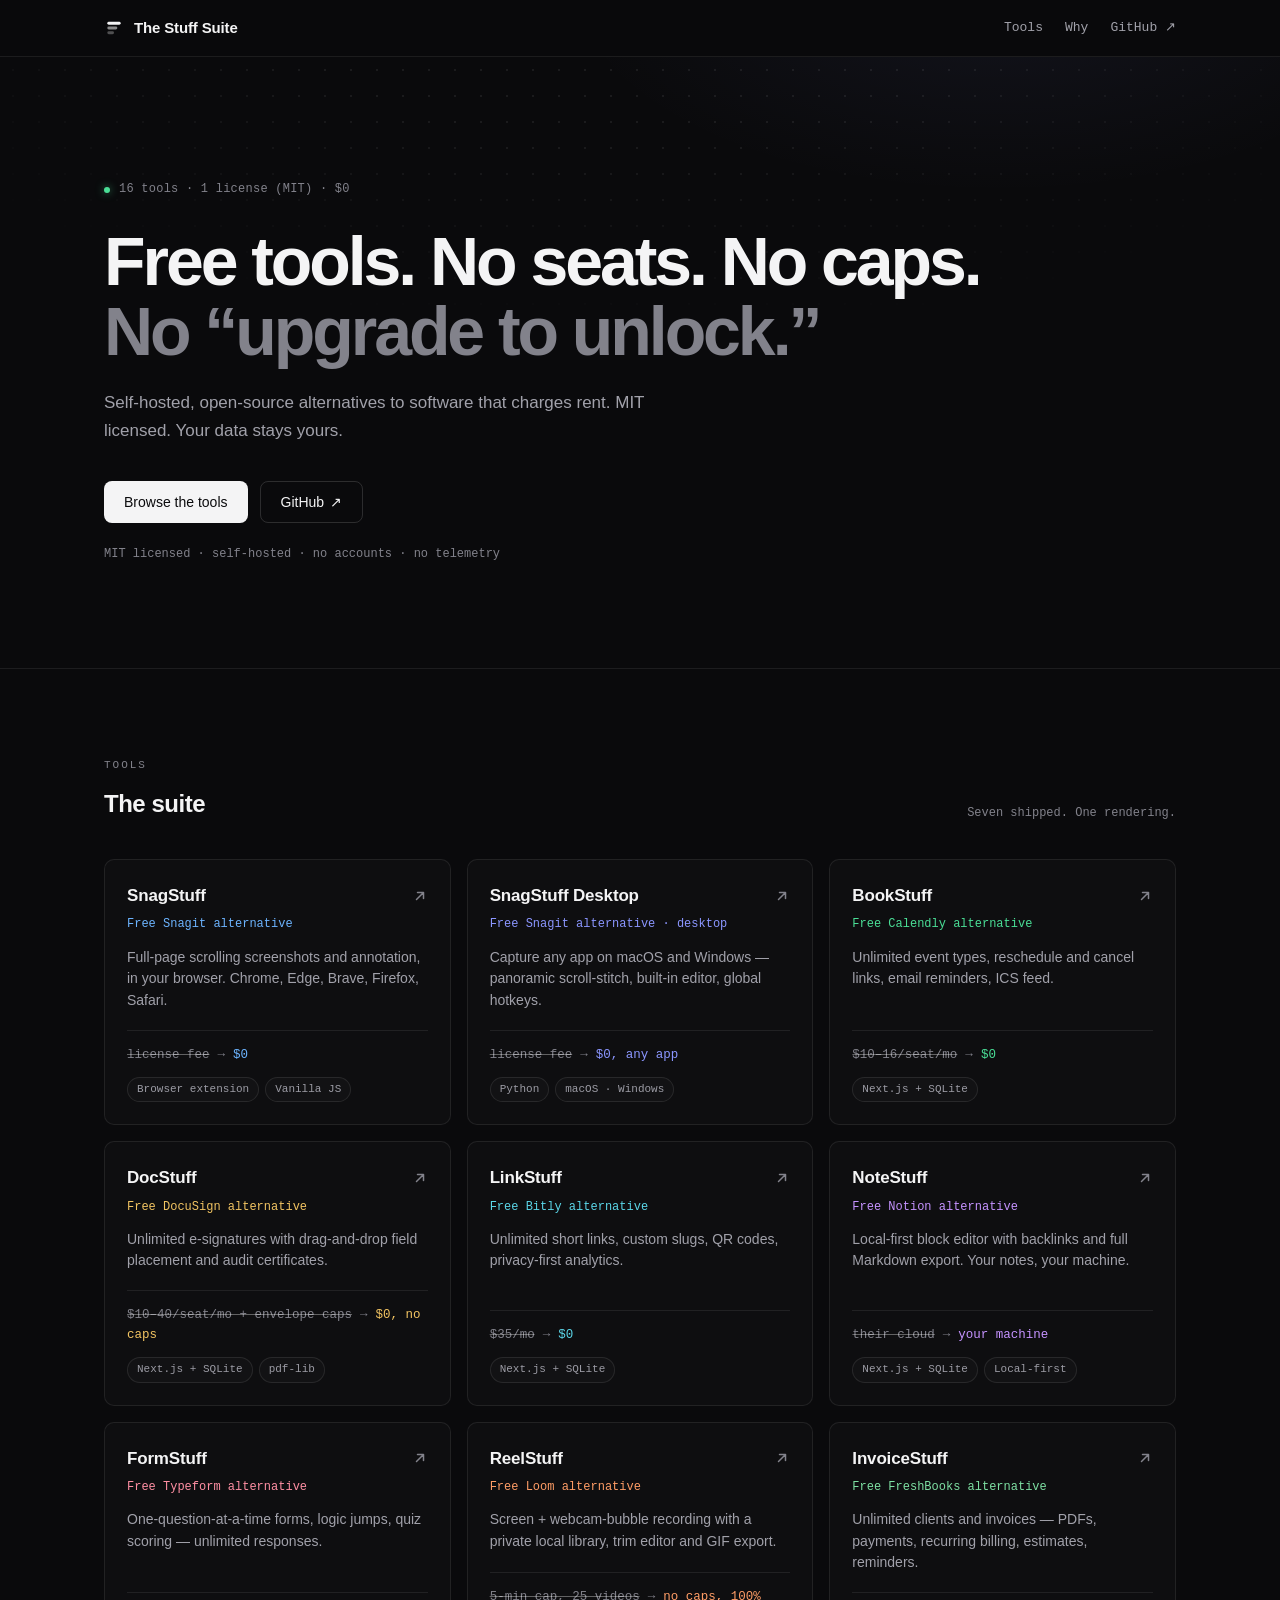
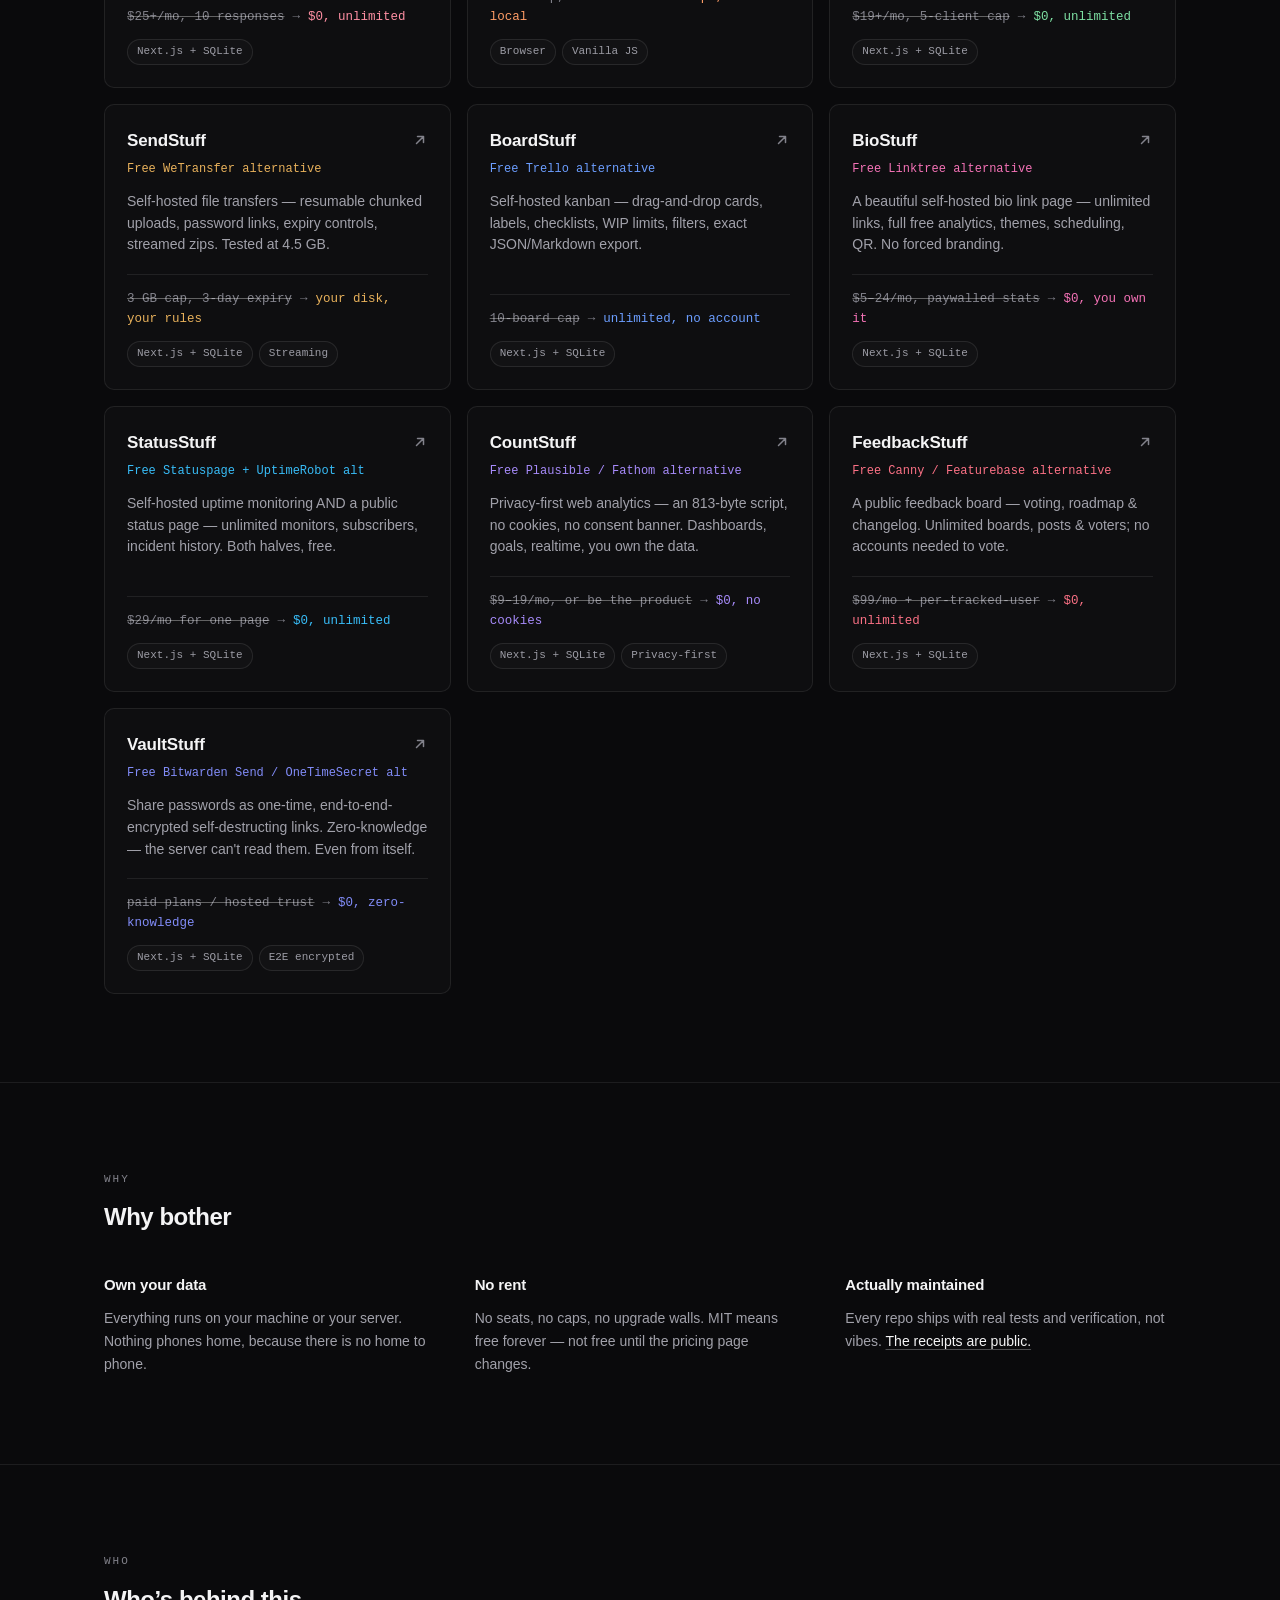
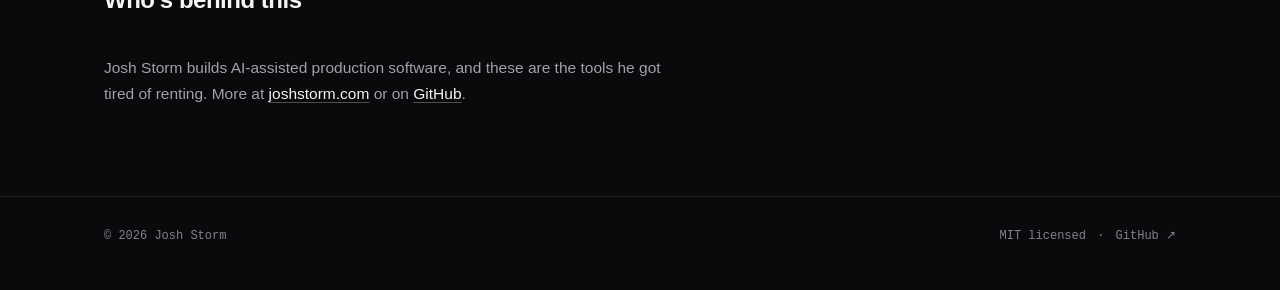
<file: index.html>
<!doctype html>
<html lang="en">
<head>
  <meta charset="utf-8">
  <meta name="viewport" content="width=device-width, initial-scale=1">
  <title>The Stuff Suite — free, self-hosted alternatives</title>
  <meta name="description" content="Free, open-source, self-hosted alternatives to software that charges rent — screenshots, scheduling, e-signatures, short links, notes, forms. MIT licensed. No seats, no caps, no telemetry.">
  <meta name="color-scheme" content="dark">
  <meta name="theme-color" content="#0a0a0c">

  <!-- Open Graph / Twitter. NOTE: update og:url / og:image / canonical if this deploys somewhere other than stuff-suite.vercel.app -->
  <link rel="canonical" href="https://stuff-suite.vercel.app/">
  <meta property="og:type" content="website">
  <meta property="og:site_name" content="The Stuff Suite">
  <meta property="og:title" content="The Stuff Suite — free, self-hosted alternatives">
  <meta property="og:description" content="Free, open-source, self-hosted alternatives to software that charges rent. MIT licensed. No seats, no caps, no telemetry.">
  <meta property="og:url" content="https://stuff-suite.vercel.app/">
  <meta property="og:image" content="https://stuff-suite.vercel.app/og.png">
  <meta property="og:image:width" content="1200">
  <meta property="og:image:height" content="630">
  <meta name="twitter:card" content="summary_large_image">
  <meta name="twitter:title" content="The Stuff Suite — free, self-hosted alternatives">
  <meta name="twitter:description" content="Free, open-source, self-hosted alternatives to software that charges rent. MIT licensed. No seats, no caps, no telemetry.">
  <meta name="twitter:image" content="https://stuff-suite.vercel.app/og.png">

  <link rel="icon" type="image/svg+xml" href="assets/favicon.svg">
  <link rel="stylesheet" href="styles.css">
</head>
<body>

  <header class="site-header">
    <div class="container header-inner">
      <a class="wordmark" href="#top" aria-label="The Stuff Suite — back to top">
        <svg class="mark" viewBox="0 0 24 24" width="20" height="20" aria-hidden="true">
          <rect x="4" y="4.5" width="16" height="3.5" rx="1.75" fill="currentColor"/>
          <rect x="4" y="10.25" width="12" height="3.5" rx="1.75" fill="currentColor" opacity="0.55"/>
          <rect x="4" y="16" width="8" height="3.5" rx="1.75" fill="currentColor" opacity="0.3"/>
        </svg>
        <span>The Stuff Suite</span>
      </a>
      <nav class="site-nav" aria-label="Site">
        <a href="#tools">Tools</a>
        <a href="#why">Why</a>
        <a href="https://github.com/JoshuaStorm1017" class="nav-ext">GitHub<span aria-hidden="true"> ↗</span></a>
      </nav>
    </div>
  </header>

  <main id="top">

    <section class="hero">
      <div class="container">
        <p class="eyebrow" id="tool-count">7 tools · 1 license (MIT) · $0</p>
        <h1>
          Free tools. No seats. No&nbsp;caps.
          <span class="h1-muted">No “upgrade to unlock.”</span>
        </h1>
        <p class="sub">
          Self-hosted, open-source alternatives to software that charges rent.
          MIT licensed. Your data stays yours.
        </p>
        <div class="cta-row">
          <a class="btn btn-primary" href="#tools">Browse the tools</a>
          <a class="btn btn-ghost" href="https://github.com/JoshuaStorm1017">GitHub<span aria-hidden="true"> ↗</span></a>
        </div>
        <p class="fine">MIT licensed · self-hosted · no accounts · no telemetry</p>
      </div>
    </section>

    <section class="section" id="tools" aria-labelledby="tools-title">
      <div class="container">
        <div class="section-head">
          <h2 id="tools-title"><span class="kicker">Tools</span>The suite</h2>
          <p class="section-note">Seven shipped. One rendering.</p>
        </div>
        <ul class="grid" id="tools-grid">
          <noscript>
            <li class="noscript-note">JavaScript is off — a very self-hosted move, respect.
            Everything lives at <a href="https://github.com/JoshuaStorm1017">github.com/JoshuaStorm1017</a>.</li>
          </noscript>
        </ul>
      </div>
    </section>

    <section class="section" id="why" aria-labelledby="why-title">
      <div class="container">
        <div class="section-head">
          <h2 id="why-title"><span class="kicker">Why</span>Why bother</h2>
        </div>
        <div class="why-grid">
          <div class="why-item">
            <h3>Own your data</h3>
            <p>Everything runs on your machine or your server. Nothing phones home, because there is no home to phone.</p>
          </div>
          <div class="why-item">
            <h3>No rent</h3>
            <p>No seats, no caps, no upgrade walls. MIT means free forever — not free until the pricing page changes.</p>
          </div>
          <div class="why-item">
            <h3>Actually maintained</h3>
            <p>Every repo ships with real tests and verification, not vibes. <a href="https://github.com/JoshuaStorm1017">The receipts are public.</a></p>
          </div>
        </div>
      </div>
    </section>

    <section class="section" id="who" aria-labelledby="who-title">
      <div class="container">
        <div class="section-head">
          <h2 id="who-title"><span class="kicker">Who</span>Who’s behind this</h2>
        </div>
        <p class="who-copy">
          Josh Storm builds AI-assisted production software, and these are the tools he got
          tired of renting. More at <a href="https://joshstorm.com">joshstorm.com</a> or on
          <a href="https://github.com/JoshuaStorm1017">GitHub</a>.
        </p>
      </div>
    </section>

  </main>

  <footer class="site-footer">
    <div class="container footer-inner">
      <p>© 2026 Josh Storm</p>
      <p>MIT licensed <span class="footer-dot">·</span> <a href="https://github.com/JoshuaStorm1017">GitHub<span aria-hidden="true"> ↗</span></a></p>
    </div>
  </footer>

  <script src="tools.js"></script>
  <script src="main.js"></script>
</body>
</html>
</file>
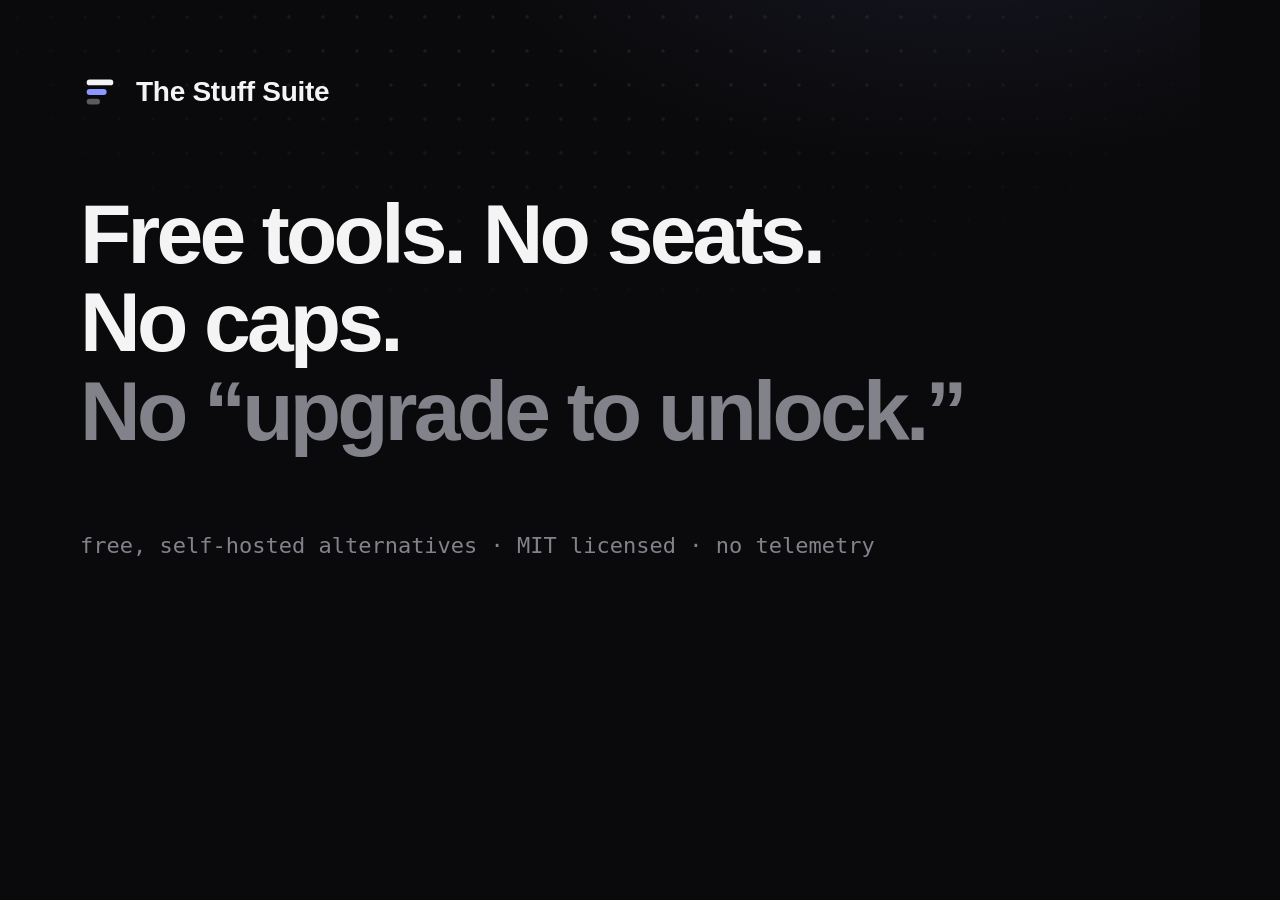
<file: assets/og.html>
<!doctype html>
<!-- OG image template. Regenerate og.png with:
     "/Applications/Google Chrome.app/Contents/MacOS/Google Chrome" --headless=new \
       --screenshot=og.png --window-size=1200,630 --hide-scrollbars assets/og.html -->
<html lang="en">
<head>
<meta charset="utf-8">
<style>
  * { box-sizing: border-box; margin: 0; }
  html, body { width: 1200px; height: 630px; overflow: hidden; }
  body {
    position: relative;
    background: #0a0a0c;
    color: #f4f4f5;
    font-family: ui-sans-serif, -apple-system, BlinkMacSystemFont, "Segoe UI", Roboto, "Helvetica Neue", Arial, sans-serif;
    padding: 72px 80px;
    display: flex;
    flex-direction: column;
    justify-content: space-between;
  }
  body::before {
    content: "";
    position: absolute;
    inset: 0;
    background-image: radial-gradient(rgba(255,255,255,0.07) 1.5px, transparent 1.8px);
    background-size: 34px 34px;
    -webkit-mask-image: radial-gradient(95% 110% at 50% -10%, #000 25%, transparent 62%);
    mask-image: radial-gradient(95% 110% at 50% -10%, #000 25%, transparent 62%);
  }
  body::after {
    content: "";
    position: absolute;
    inset: 0;
    background: radial-gradient(700px 360px at 80% -14%, rgba(139,150,255,0.09), transparent 70%);
  }
  .wordmark { display: flex; align-items: center; gap: 16px; font-size: 28px; font-weight: 600; letter-spacing: -0.01em; }
  h1 {
    position: relative;
    font-size: 84px;
    font-weight: 600;
    letter-spacing: -0.045em;
    line-height: 1.05;
  }
  h1 span { color: #82828b; display: block; }
  .fine {
    position: relative;
    font-family: ui-monospace, "SF Mono", Menlo, Consolas, monospace;
    font-size: 22px;
    color: #82828b;
  }
</style>
</head>
<body>
  <div class="wordmark">
    <svg viewBox="0 0 24 24" width="40" height="40" aria-hidden="true">
      <rect x="4" y="4.5" width="16" height="3.5" rx="1.75" fill="#f4f4f5"/>
      <rect x="4" y="10.25" width="12" height="3.5" rx="1.75" fill="#8b96ff"/>
      <rect x="4" y="16" width="8" height="3.5" rx="1.75" fill="#f4f4f5" opacity="0.35"/>
    </svg>
    The Stuff Suite
  </div>
  <h1>Free tools. No seats.<br>No caps. <span>No “upgrade to unlock.”</span></h1>
  <p class="fine">free, self-hosted alternatives · MIT licensed · no telemetry</p>
</body>
</html>
</file>
<file: styles.css>
/* The Stuff Suite — styles. System fonts only. No requests leave this page. */

:root {
  --bg: #0a0a0c;
  --surface: rgba(255, 255, 255, 0.02);
  --text: #f4f4f5;
  --muted: #a1a1aa;
  --faint: #82828b;
  --line: rgba(255, 255, 255, 0.08);
  --line-strong: rgba(255, 255, 255, 0.14);
  --accent: #8b96ff;
  --sans: ui-sans-serif, -apple-system, BlinkMacSystemFont, "Segoe UI", Roboto, "Helvetica Neue", Arial, sans-serif;
  --mono: ui-monospace, "SF Mono", SFMono-Regular, Menlo, Consolas, "Liberation Mono", monospace;
}

* { box-sizing: border-box; }

html {
  scroll-behavior: smooth;
  scroll-padding-top: 84px;
}

body {
  margin: 0;
  background: var(--bg);
  color: var(--text);
  font-family: var(--sans);
  font-size: 16px;
  line-height: 1.6;
  -webkit-font-smoothing: antialiased;
  text-rendering: optimizeLegibility;
}

::selection { background: rgba(139, 150, 255, 0.28); }

a { color: inherit; }

:focus-visible {
  outline: 2px solid rgba(139, 150, 255, 0.6);
  outline-offset: 3px;
  border-radius: 4px;
}

.container {
  max-width: 1120px;
  margin: 0 auto;
  padding: 0 24px;
}

/* ---------- header ---------- */

.site-header {
  position: sticky;
  top: 0;
  z-index: 10;
  background: rgba(10, 10, 12, 0.72);
  backdrop-filter: blur(12px);
  -webkit-backdrop-filter: blur(12px);
  border-bottom: 1px solid var(--line);
}

.header-inner {
  display: flex;
  align-items: center;
  justify-content: space-between;
  height: 56px;
}

.wordmark {
  display: inline-flex;
  align-items: center;
  gap: 10px;
  text-decoration: none;
  font-weight: 600;
  font-size: 0.9375rem;
  letter-spacing: -0.01em;
}

.mark { color: var(--text); flex: none; }

.site-nav {
  display: flex;
  align-items: center;
  gap: 22px;
  font-family: var(--mono);
  font-size: 0.8125rem;
}

.site-nav a {
  color: var(--muted);
  text-decoration: none;
  transition: color 0.15s ease;
}

.site-nav a:hover { color: var(--text); }

/* ---------- hero ---------- */

.hero {
  position: relative;
  padding: 118px 0 104px;
  border-bottom: 1px solid var(--line);
  overflow: hidden;
}

.hero::before {
  content: "";
  position: absolute;
  inset: 0;
  background-image: radial-gradient(rgba(255, 255, 255, 0.07) 1px, transparent 1.2px);
  background-size: 26px 26px;
  -webkit-mask-image: radial-gradient(110% 95% at 50% -10%, #000 25%, transparent 60%);
  mask-image: radial-gradient(110% 95% at 50% -10%, #000 25%, transparent 60%);
  pointer-events: none;
}

.hero::after {
  content: "";
  position: absolute;
  inset: 0;
  background: radial-gradient(620px 300px at 78% -12%, rgba(139, 150, 255, 0.07), transparent 70%);
  pointer-events: none;
}

.hero .container { position: relative; z-index: 1; }

.eyebrow {
  display: inline-flex;
  align-items: center;
  gap: 9px;
  margin: 0 0 26px;
  font-family: var(--mono);
  font-size: 0.75rem;
  color: var(--faint);
  letter-spacing: 0.02em;
}

.eyebrow::before {
  content: "";
  width: 6px;
  height: 6px;
  border-radius: 50%;
  background: #4ade96;
  box-shadow: 0 0 8px rgba(74, 222, 150, 0.6);
  flex: none;
}

h1 {
  margin: 0 0 22px;
  font-size: clamp(2.375rem, 6.4vw, 4.25rem);
  font-weight: 600;
  letter-spacing: -0.045em;
  line-height: 1.04;
  max-width: 17em;
}

.h1-muted { display: block; color: var(--faint); }

.sub {
  margin: 0 0 36px;
  max-width: 34em;
  font-size: 1.0625rem;
  line-height: 1.65;
  color: var(--muted);
}

.cta-row {
  display: flex;
  flex-wrap: wrap;
  gap: 12px;
}

.btn {
  display: inline-flex;
  align-items: center;
  height: 42px;
  padding: 0 20px;
  border-radius: 8px;
  font-size: 0.875rem;
  font-weight: 500;
  text-decoration: none;
  transition: background 0.15s ease, border-color 0.15s ease, transform 0.15s ease;
}

.btn:active { transform: translateY(1px); }

.btn span { margin-left: 6px; }

.btn-primary {
  background: var(--text);
  color: #0b0b0d;
}

.btn-primary:hover { background: #ffffff; }

.btn-ghost {
  border: 1px solid var(--line-strong);
  color: var(--text);
}

.btn-ghost:hover {
  border-color: rgba(255, 255, 255, 0.3);
  background: rgba(255, 255, 255, 0.04);
}

.fine {
  margin: 22px 0 0;
  font-family: var(--mono);
  font-size: 0.75rem;
  color: var(--faint);
}

/* ---------- sections ---------- */

.section {
  padding: 88px 0;
  border-bottom: 1px solid var(--line);
}

.section-head {
  display: flex;
  align-items: flex-end;
  justify-content: space-between;
  gap: 16px;
  margin-bottom: 36px;
}

.section-head h2 {
  margin: 0;
  font-size: 1.5rem;
  font-weight: 600;
  letter-spacing: -0.02em;
}

.kicker {
  display: block;
  margin-bottom: 10px;
  font-family: var(--mono);
  font-size: 0.6875rem;
  font-weight: 400;
  text-transform: uppercase;
  letter-spacing: 0.18em;
  color: var(--faint);
}

.section-note {
  margin: 0;
  font-family: var(--mono);
  font-size: 0.75rem;
  color: var(--faint);
}

/* ---------- tool grid ---------- */

.grid {
  list-style: none;
  margin: 0;
  padding: 0;
  display: grid;
  grid-template-columns: repeat(auto-fill, minmax(300px, 1fr));
  gap: 16px;
}

.card {
  position: relative;
  display: flex;
  flex-direction: column;
  padding: 22px;
  border: 1px solid var(--line);
  border-radius: 10px;
  background: var(--surface);
  transition: border-color 0.18s ease, background 0.18s ease, transform 0.18s ease, box-shadow 0.18s ease;
}

.card:not(.card--soon):hover {
  border-color: color-mix(in srgb, var(--accent) 40%, rgba(255, 255, 255, 0.1));
  background: rgba(255, 255, 255, 0.035);
  transform: translateY(-2px);
  box-shadow: 0 16px 40px -24px color-mix(in srgb, var(--accent) 45%, transparent);
}

.card-top {
  display: flex;
  align-items: center;
  justify-content: space-between;
  gap: 12px;
}

.card-name {
  margin: 0;
  font-size: 1.0625rem;
  font-weight: 600;
  letter-spacing: -0.01em;
}

/* The title link stretches over the whole card. */
.card-link {
  color: inherit;
  text-decoration: none;
}

.card-link::after {
  content: "";
  position: absolute;
  inset: 0;
}

.card-link:focus-visible { outline: none; }

.card:has(.card-link:focus-visible) {
  outline: 2px solid rgba(139, 150, 255, 0.6);
  outline-offset: 3px;
}

.card-arrow {
  color: var(--faint);
  flex: none;
  transition: color 0.18s ease, transform 0.18s ease;
}

.card:not(.card--soon):hover .card-arrow {
  color: var(--accent);
  transform: translate(2px, -2px);
}

.card-tag {
  margin: 6px 0 0;
  font-family: var(--mono);
  font-size: 0.75rem;
  color: var(--accent);
}

.card-pitch {
  margin: 12px 0 0;
  font-size: 0.875rem;
  line-height: 1.55;
  color: var(--muted);
  flex-grow: 1;
}

.card-foot {
  margin-top: 18px;
  padding-top: 14px;
  border-top: 1px solid var(--line);
  display: flex;
  flex-direction: column;
  gap: 12px;
}

.card-hook {
  margin: 0;
  font-family: var(--mono);
  font-size: 0.78125rem;
}

.card-hook s {
  color: var(--faint);
  text-decoration-color: rgba(255, 255, 255, 0.35);
}

.card-hook-arr {
  margin: 0 8px;
  color: var(--faint);
}

.card-hook b {
  font-weight: 500;
  color: var(--accent);
}

.card-chips {
  display: flex;
  flex-wrap: wrap;
  gap: 6px;
}

.chip {
  font-family: var(--mono);
  font-size: 0.6875rem;
  color: #9c9ca5;
  padding: 3px 9px;
  border: 1px solid rgba(255, 255, 255, 0.09);
  border-radius: 999px;
  background: rgba(255, 255, 255, 0.02);
  white-space: nowrap;
}

/* coming soon — dimmed, but every value stays above WCAG AA contrast */

.card--soon { cursor: default; }

.card--soon .card-name { color: #a4a4ad; }
.card--soon .card-tag { color: color-mix(in srgb, var(--accent) 72%, #0f0f11); }
.card--soon .card-pitch { color: #85858e; }
.card--soon .card-hook s { color: #7f7f88; }
.card--soon .card-hook-arr { color: #7f7f88; }
.card--soon .card-hook b { color: color-mix(in srgb, var(--accent) 72%, #0f0f11); }
.card--soon .chip { color: #8d8d96; }

.card-soon {
  flex: none;
  font-family: var(--mono);
  font-size: 0.65625rem;
  text-transform: uppercase;
  letter-spacing: 0.1em;
  color: var(--accent);
  padding: 3px 9px;
  border: 1px solid color-mix(in srgb, var(--accent) 38%, transparent);
  border-radius: 999px;
}

.noscript-note {
  grid-column: 1 / -1;
  font-size: 0.9375rem;
  color: var(--muted);
}

/* ---------- why ---------- */

.why-grid {
  display: grid;
  grid-template-columns: repeat(3, 1fr);
  gap: 40px;
}

.why-item h3 {
  margin: 0 0 10px;
  font-size: 0.9375rem;
  font-weight: 600;
  letter-spacing: -0.01em;
}

.why-item p {
  margin: 0;
  font-size: 0.875rem;
  line-height: 1.65;
  color: var(--muted);
}

.why-item a,
.who-copy a {
  color: var(--text);
  text-decoration: underline;
  text-decoration-color: rgba(255, 255, 255, 0.28);
  text-underline-offset: 3px;
  transition: text-decoration-color 0.15s ease;
}

.why-item a:hover,
.who-copy a:hover { text-decoration-color: var(--text); }

/* ---------- who ---------- */

.who-copy {
  margin: 0;
  max-width: 36em;
  font-size: 0.96875rem;
  line-height: 1.7;
  color: var(--muted);
}

/* ---------- footer ---------- */

.site-footer { padding: 30px 0 44px; }

.footer-inner {
  display: flex;
  flex-wrap: wrap;
  align-items: center;
  justify-content: space-between;
  gap: 8px;
  font-family: var(--mono);
  font-size: 0.75rem;
  color: var(--faint);
}

.footer-inner p { margin: 0; }

.footer-inner a {
  color: var(--faint);
  text-decoration: none;
  transition: color 0.15s ease;
}

.footer-inner a:hover { color: var(--text); }

.footer-dot { margin: 0 4px; }

/* ---------- responsive ---------- */

@media (max-width: 640px) {
  .container { padding: 0 20px; }
  .hero { padding: 76px 0 72px; }
  .section { padding: 64px 0; }
  .section-head { flex-direction: column; align-items: flex-start; gap: 10px; margin-bottom: 28px; }
  .why-grid { grid-template-columns: 1fr; gap: 30px; }
  .site-nav { gap: 16px; }
  .footer-inner { flex-direction: column; align-items: flex-start; }
}

@media (prefers-reduced-motion: reduce) {
  html { scroll-behavior: auto; }
  *, *::before, *::after { transition: none !important; animation: none !important; }
}
</file>
